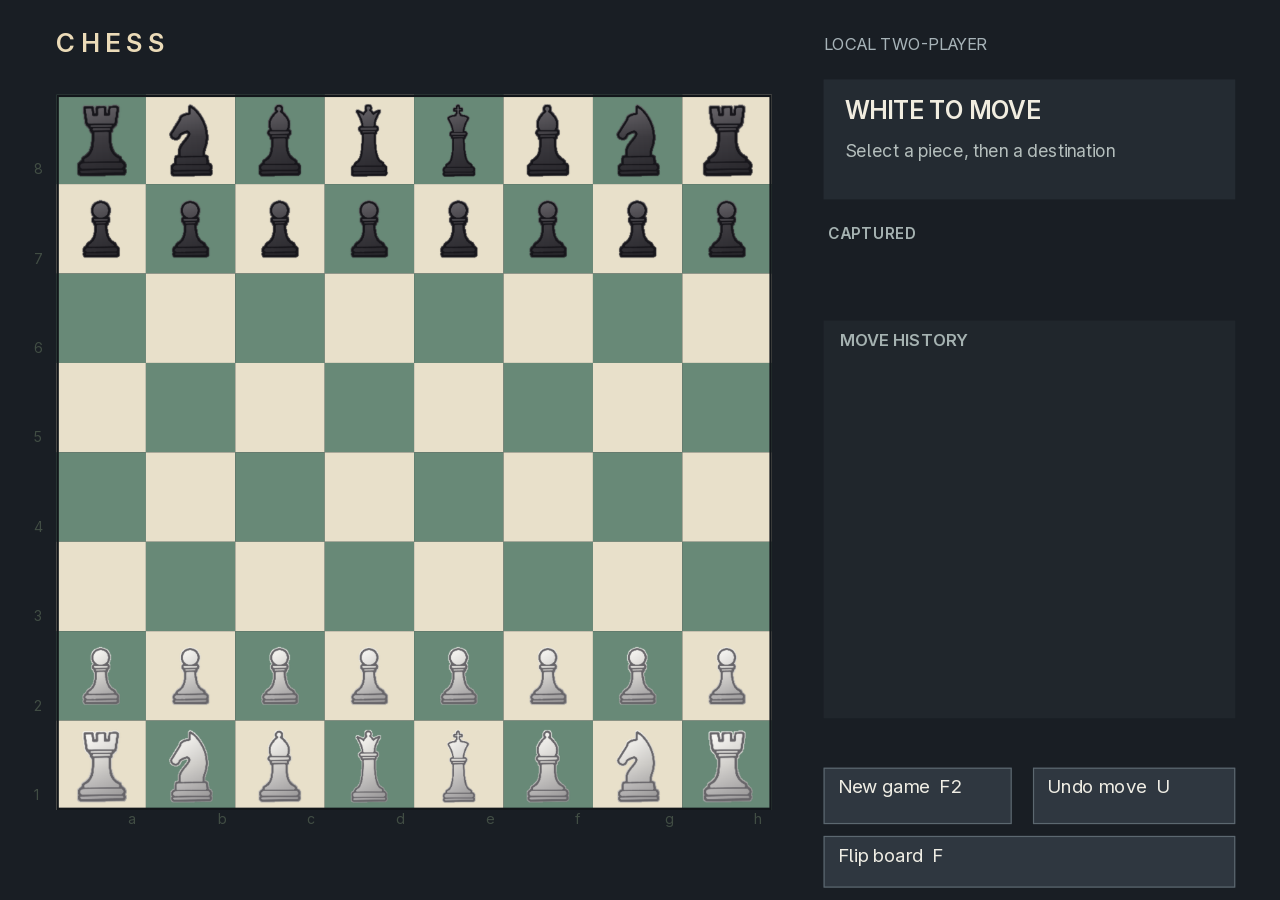
<file: index.html>
<!doctype html>
<html lang="en">
  <head>
    <meta charset="utf-8" />
    <meta name="viewport" content="width=device-width, initial-scale=1" />
    <meta name="theme-color" content="#191e24" />
    <title>Chess — Local two-player</title>
    <link rel="stylesheet" href="./style.css?v=2361e4e" />
  </head>
  <body>
    <main id="app" aria-label="Local two-player chess">
      <canvas id="chess-board" aria-label="Chess board. Click a piece, then a highlighted square."></canvas>
      <p id="loading" role="status">Loading chess…</p>
    </main>
    <script type="module" src="./app.js?v=2361e4e"></script>
  </body>
</html>
</file>
<file: style.css>
@font-face {
  font-family: "Adwaita Sans";
  src: url("./assets/fonts/AdwaitaSans-Regular.ttf") format("truetype");
  font-display: swap;
}

:root {
  color-scheme: dark;
  font-family: "Adwaita Sans", system-ui, sans-serif;
  background: #191e24;
  color: #efede4;
}

* {
  box-sizing: border-box;
}

html,
body,
#app {
  width: 100%;
  min-height: 100%;
  margin: 0;
}

#chess-board {
  display: block;
  width: 100%;
  height: 100vh;
  height: 100dvh;
  touch-action: pan-y pinch-zoom;
  user-select: none;
}

#loading {
  position: fixed;
  inset: 50% auto auto 50%;
  transform: translate(-50%, -50%);
  margin: 0;
  color: #d6c28f;
  font-size: 1rem;
}

#loading[hidden] {
  display: none;
}
</file>
